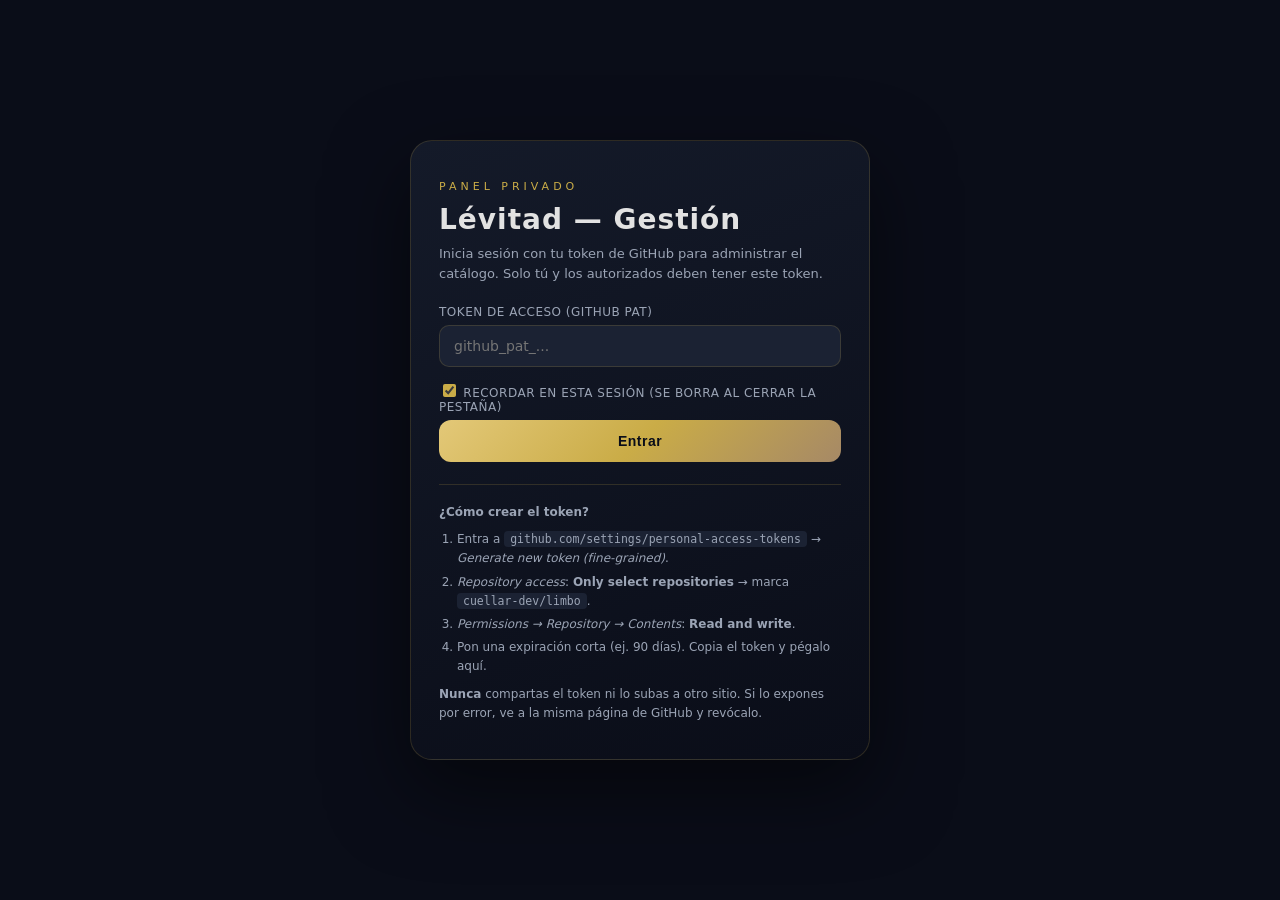
<file: panel-9f3a.html>
<!DOCTYPE html>
<html lang="es">
<head>
<meta charset="UTF-8">
<meta name="viewport" content="width=device-width, initial-scale=1.0">
<meta name="robots" content="noindex,nofollow">
<!-- CSP estricta: solo conexiones a GitHub y Cloudinary (widget de subida), sin scripts inline ajenos, sin object/embed. -->
<meta http-equiv="Content-Security-Policy"
      content="default-src 'self'; script-src 'self' https://upload-widget.cloudinary.com https://widget.cloudinary.com; style-src 'self' 'unsafe-inline'; img-src 'self' data: blob: https:; connect-src 'self' https://api.github.com https://api.cloudinary.com; frame-src https://upload-widget.cloudinary.com; object-src 'none'; base-uri 'self'; form-action 'self'; frame-ancestors 'none';">
<title>Lévitad — Panel</title>
<style>
    :root {
        --fondo:        #0a0d18;
        --tarjeta:      #141a29;
        --tarjeta-2:    #1b2233;
        --borde:        rgba(202, 172, 71, 0.18);
        --borde-fuerte: rgba(202, 172, 71, 0.40);
        --acento:       #caac47;
        --acento-rgb:   202, 172, 71;
        --texto:        #E2E2E2;
        --tenue:        #9BA4B5;
        --rojo:         #e5484d;
        --verde:        #3ecf8e;
        --amarillo:     #e8b339;
    }
    body.is-light {
        --fondo:        #F7F8FA;
        --tarjeta:      #FFFFFF;
        --tarjeta-2:    #EEF2F8;
        --borde:        rgba(43, 47, 51, 0.13);
        --borde-fuerte: rgba(43, 47, 51, 0.30);
        --texto:        #2B2F33;
        --tenue:        #6B7280;
    }
    * { box-sizing: border-box; }
    html, body { margin: 0; padding: 0; background: var(--fondo); color: var(--texto); font-family: system-ui, -apple-system, Segoe UI, Roboto, Inter, sans-serif; font-size: 14px; }
    body { min-height: 100vh; }
    a { color: var(--acento); }

    /* ─── Login ─── */
    .login-wrap { min-height: 100vh; display: flex; align-items: center; justify-content: center; padding: 20px; }
    .login-card {
        max-width: 460px; width: 100%;
        background: linear-gradient(160deg, var(--tarjeta) 0%, var(--fondo) 100%);
        border: 1px solid var(--borde); border-radius: 22px;
        padding: 36px 28px; box-shadow: 0 30px 80px rgba(0,0,0,0.5);
    }
    .login-eyebrow { display: inline-block; font-size: 11px; letter-spacing: 4px; text-transform: uppercase; color: var(--acento); margin-bottom: 10px; }
    .login-card h1 { font-size: 28px; margin: 0 0 8px; letter-spacing: 1px; }
    .login-card p.lead { color: var(--tenue); margin: 0 0 22px; line-height: 1.5; font-size: 13px; }
    .login-card label { display: block; font-size: 12px; color: var(--tenue); margin-bottom: 6px; letter-spacing: 0.5px; text-transform: uppercase; }
    .login-card input[type="password"] {
        width: 100%; padding: 12px 14px; background: var(--tarjeta-2); color: var(--texto);
        border: 1px solid var(--borde); border-radius: 10px; font-size: 14px; font-family: inherit;
        margin-bottom: 14px; outline: none; transition: border-color .2s;
    }
    .login-card input[type="password"]:focus { border-color: var(--borde-fuerte); }
    .login-check { display: flex; align-items: center; gap: 8px; font-size: 12px; color: var(--tenue); margin-bottom: 18px; cursor: pointer; user-select: none; }
    .login-check input { accent-color: var(--acento); cursor: pointer; }
    .btn-primary {
        width: 100%; padding: 13px; border: none; border-radius: 12px; cursor: pointer;
        background: linear-gradient(135deg, #e3c878 0%, #caac47 50%, #a68966 100%);
        color: #0a0d18; font-weight: 700; letter-spacing: 0.5px; font-size: 14px;
        transition: transform .15s, box-shadow .2s;
    }
    .btn-primary:hover:not(:disabled) { transform: translateY(-1px); box-shadow: 0 8px 24px rgba(var(--acento-rgb), .35); }
    .btn-primary:disabled { opacity: .5; cursor: not-allowed; }
    .login-help { margin-top: 22px; padding-top: 18px; border-top: 1px solid var(--borde); font-size: 12px; color: var(--tenue); line-height: 1.6; }
    .login-help ol { padding-left: 18px; margin: 8px 0; }
    .login-help li { margin: 4px 0; }
    .login-help code { background: var(--tarjeta-2); padding: 1px 6px; border-radius: 4px; font-size: 11.5px; }

    /* ─── App ─── */
    .app { display: none; min-height: 100vh; }
    .app.is-active { display: block; }
    .top-bar {
        position: sticky; top: 0; z-index: 50;
        background: rgba(10, 13, 24, 0.92); backdrop-filter: blur(10px);
        border-bottom: 1px solid var(--borde);
        padding: 12px 20px; display: flex; align-items: center; gap: 14px;
    }
    body.is-light .top-bar { background: rgba(247, 248, 250, 0.92); }
    .top-bar h1 { font-size: 18px; margin: 0; letter-spacing: 1px; flex: 1; }
    .top-bar .estado { font-size: 12px; color: var(--tenue); }
    .top-bar .estado.has-cambios { color: var(--amarillo); }
    .btn-icon { background: transparent; border: 1px solid var(--borde); color: var(--tenue); width: 34px; height: 34px; border-radius: 50%; cursor: pointer; display: inline-flex; align-items: center; justify-content: center; transition: color .2s, border-color .2s; }
    .btn-icon:hover { color: var(--acento); border-color: var(--borde-fuerte); }
    .btn-guardar {
        padding: 9px 16px; border: none; border-radius: 10px; cursor: pointer;
        background: linear-gradient(135deg, #e3c878 0%, #caac47 50%, #a68966 100%);
        color: #0a0d18; font-weight: 700; font-size: 13px; letter-spacing: 0.3px;
        transition: opacity .2s, transform .15s;
    }
    .btn-guardar:disabled { opacity: .4; cursor: not-allowed; }
    .btn-guardar.has-cambios { animation: pulse 1.6s ease-in-out infinite; }
    @keyframes pulse { 0%,100% { box-shadow: 0 0 0 0 rgba(var(--acento-rgb), 0); } 50% { box-shadow: 0 0 0 8px rgba(var(--acento-rgb), 0); transform: translateY(-1px); } }

    .tabs { display: flex; gap: 4px; padding: 18px 20px 0; max-width: 980px; margin: 0 auto; }
    .tab { padding: 10px 18px; border-radius: 10px 10px 0 0; cursor: pointer; background: transparent; border: 1px solid transparent; color: var(--tenue); font-size: 13px; font-weight: 600; letter-spacing: 0.3px; }
    .tab.is-active { background: var(--tarjeta); color: var(--texto); border-color: var(--borde); border-bottom-color: transparent; }

    .panel { max-width: 980px; margin: 0 auto; padding: 18px 20px 60px; }

    .toolbar { display: flex; flex-wrap: wrap; gap: 10px; align-items: center; margin-bottom: 18px; }
    .toolbar input[type="text"] { flex: 1; min-width: 180px; padding: 9px 14px; background: var(--tarjeta); border: 1px solid var(--borde); border-radius: 10px; color: var(--texto); font-size: 13px; outline: none; }
    .toolbar input[type="text"]:focus { border-color: var(--borde-fuerte); }
    .filtros { display: inline-flex; background: var(--tarjeta); border: 1px solid var(--borde); border-radius: 10px; padding: 3px; }
    .filtros button { background: transparent; border: none; color: var(--tenue); padding: 6px 12px; border-radius: 7px; cursor: pointer; font-size: 12px; font-weight: 600; }
    .filtros button.is-active { background: var(--tarjeta-2); color: var(--acento); }
    .btn-nuevo { background: var(--tarjeta); border: 1px solid var(--borde-fuerte); color: var(--acento); padding: 9px 16px; border-radius: 10px; cursor: pointer; font-size: 13px; font-weight: 600; }
    .btn-nuevo:hover { background: rgba(var(--acento-rgb), 0.08); }

    .lista { display: flex; flex-direction: column; gap: 8px; }
    .item {
        display: flex; align-items: center; gap: 14px;
        padding: 12px 14px; background: var(--tarjeta);
        border: 1px solid var(--borde); border-radius: 12px;
        transition: border-color .2s, background .2s;
    }
    .item:hover { border-color: var(--borde-fuerte); }
    .item-thumb { width: 44px; height: 44px; border-radius: 8px; background: var(--tarjeta-2); object-fit: cover; flex-shrink: 0; }
    .item-info { flex: 1; min-width: 0; }
    .item-nombre { font-weight: 600; font-size: 14px; white-space: nowrap; overflow: hidden; text-overflow: ellipsis; }
    .item-meta { font-size: 12px; color: var(--tenue); display: flex; gap: 10px; margin-top: 3px; }
    .badge { display: inline-block; padding: 2px 8px; border-radius: 999px; font-size: 10.5px; font-weight: 600; letter-spacing: 0.4px; text-transform: uppercase; }
    .badge--stack { background: rgba(var(--acento-rgb), 0.12); color: var(--acento); border: 1px solid rgba(var(--acento-rgb), 0.30); }
    .badge--encargue { background: rgba(93, 114, 233, 0.12); color: #7b8dff; border: 1px solid rgba(93, 114, 233, 0.30); }
    .item-acciones { display: flex; gap: 6px; flex-shrink: 0; }
    .item-acciones button { background: transparent; border: 1px solid var(--borde); color: var(--tenue); width: 32px; height: 32px; border-radius: 8px; cursor: pointer; font-size: 14px; }
    .item-acciones button:hover { color: var(--acento); border-color: var(--borde-fuerte); }
    .item-acciones .btn-del:hover { color: var(--rojo); border-color: var(--rojo); }

    .vacio { text-align: center; color: var(--tenue); padding: 60px 20px; font-size: 13px; }

    /* ─── Modal de edición ─── */
    .modal { position: fixed; inset: 0; background: rgba(0,0,0,0.7); z-index: 100; display: none; align-items: center; justify-content: center; padding: 20px; opacity: 0; transition: opacity .25s; }
    .modal.is-active { display: flex; opacity: 1; }
    .modal-card { width: 100%; max-width: 540px; max-height: 90vh; overflow-y: auto; background: var(--tarjeta); border: 1px solid var(--borde-fuerte); border-radius: 16px; padding: 26px 24px; transform: translateY(20px) scale(.97); transition: transform .3s cubic-bezier(.22,1,.36,1); }
    .modal.is-active .modal-card { transform: translateY(0) scale(1); }
    .modal h2 { margin: 0 0 18px; font-size: 18px; letter-spacing: 0.5px; }
    .campo { margin-bottom: 14px; }
    .campo label { display: block; font-size: 11px; color: var(--tenue); margin-bottom: 5px; letter-spacing: 0.6px; text-transform: uppercase; font-weight: 600; }
    .campo input[type="text"], .campo input[type="number"], .campo select, .campo textarea {
        width: 100%; padding: 10px 12px; background: var(--tarjeta-2); color: var(--texto);
        border: 1px solid var(--borde); border-radius: 9px; font-size: 14px; font-family: inherit;
        outline: none; transition: border-color .2s;
    }
    .campo input:focus, .campo select:focus, .campo textarea:focus { border-color: var(--borde-fuerte); }
    .campo textarea { resize: vertical; min-height: 80px; font-family: ui-monospace, Menlo, Consolas, monospace; font-size: 12.5px; }
    .campo .ayuda { font-size: 11.5px; color: var(--tenue); margin-top: 4px; line-height: 1.4; }
    .modo-radios { display: flex; gap: 8px; }
    .modo-radios label { flex: 1; display: flex; align-items: center; justify-content: center; gap: 6px; padding: 8px; background: var(--tarjeta-2); border: 1px solid var(--borde); border-radius: 9px; cursor: pointer; font-size: 13px; text-transform: none; letter-spacing: 0; color: var(--texto); }
    .modo-radios input[type="radio"] { accent-color: var(--acento); }
    .modo-radios label:has(input:checked) { border-color: var(--borde-fuerte); background: rgba(var(--acento-rgb), 0.08); }

    .detalles-list { display: flex; flex-direction: column; gap: 6px; }
    .detalle-row { display: flex; gap: 6px; }
    .detalle-row input { flex: 1; padding: 8px 10px; background: var(--tarjeta-2); color: var(--texto); border: 1px solid var(--borde); border-radius: 8px; font-size: 13px; outline: none; }
    .detalle-row button { background: transparent; border: 1px solid var(--borde); color: var(--tenue); width: 32px; border-radius: 8px; cursor: pointer; }
    .detalle-row button:hover { color: var(--rojo); border-color: var(--rojo); }
    .btn-detalle-add { margin-top: 6px; background: transparent; border: 1px dashed var(--borde); color: var(--tenue); padding: 7px 10px; border-radius: 8px; cursor: pointer; font-size: 12px; width: 100%; }
    .btn-detalle-add:hover { color: var(--acento); border-color: var(--borde-fuerte); }

    /* Tags chips: muestra las etiquetas ya usadas en otros productos para
       que el dueño reutilice las que existen con un solo click. */
    .tags-chips-label { font-size: 11.5px; color: var(--tenue); margin: 10px 0 4px; }
    .tags-chips-vacio { font-size: 11.5px; color: var(--tenue); font-style: italic; margin: 8px 0 0; }
    .tags-chips { display: flex; flex-wrap: wrap; gap: 6px; margin-top: 6px; }
    .tag-chip { background: var(--tarjeta-2); border: 1px solid var(--borde); color: var(--texto); padding: 5px 11px; border-radius: 999px; font-size: 12px; cursor: pointer; font-family: inherit; transition: border-color .18s, background .18s, color .18s, transform .12s; }
    .tag-chip:hover { border-color: var(--borde-fuerte); color: var(--acento); transform: translateY(-1px); }
    .tag-chip.is-active { background: rgba(var(--acento-rgb), 0.16); border-color: var(--acento); color: var(--acento); }
    .tag-chip.is-active::before { content: '✓ '; font-weight: 700; }

    .modal-acciones { display: flex; gap: 10px; margin-top: 22px; padding-top: 18px; border-top: 1px solid var(--borde); }
    .btn-secundario { flex: 1; background: var(--tarjeta-2); border: 1px solid var(--borde); color: var(--texto); padding: 11px; border-radius: 10px; cursor: pointer; font-weight: 600; font-size: 13px; }
    .btn-secundario:hover { border-color: var(--borde-fuerte); }
    .btn-confirmar { flex: 1; background: linear-gradient(135deg, #e3c878 0%, #caac47 50%, #a68966 100%); color: #0a0d18; border: none; padding: 11px; border-radius: 10px; cursor: pointer; font-weight: 700; font-size: 13px; }
    .btn-confirmar.is-danger { background: var(--rojo); color: white; }

    /* ─── Avisos ─── */
    .aviso-cont { position: fixed; top: 20px; right: 20px; z-index: 200; display: flex; flex-direction: column; gap: 10px; max-width: 320px; pointer-events: none; }
    .aviso { pointer-events: auto; padding: 12px 14px; background: var(--tarjeta); border: 1px solid var(--borde); border-left: 4px solid var(--tenue); border-radius: 10px; box-shadow: 0 10px 30px rgba(0,0,0,0.4); transform: translateX(120%); opacity: 0; transition: transform .35s cubic-bezier(.22,1,.36,1), opacity .35s; font-size: 13px; }
    .aviso.is-visible { transform: translateX(0); opacity: 1; }
    .aviso--exito { border-left-color: var(--verde); }
    .aviso--error { border-left-color: var(--rojo); }
    .aviso--info  { border-left-color: var(--acento); }
    .aviso b { display: block; margin-bottom: 3px; font-size: 13.5px; }
    .aviso span { display: block; color: var(--tenue); font-size: 12px; line-height: 1.4; }

    /* Spinner */
    .spinner { display: inline-block; width: 14px; height: 14px; border: 2px solid var(--borde); border-top-color: var(--acento); border-radius: 50%; animation: spin .8s linear infinite; vertical-align: middle; margin-left: 8px; }
    @keyframes spin { to { transform: rotate(360deg); } }
</style>
</head>
<body>

<!-- ─── PANTALLA DE LOGIN ─── -->
<div id="login-wrap" class="login-wrap">
    <div class="login-card">
        <span class="login-eyebrow">Panel privado</span>
        <h1>Lévitad — Gestión</h1>
        <p class="lead">Inicia sesión con tu token de GitHub para administrar el catálogo. Solo tú y los autorizados deben tener este token.</p>

        <form id="login-form" autocomplete="off">
            <label for="token">Token de acceso (GitHub PAT)</label>
            <input id="token" type="password" autocomplete="off" spellcheck="false" placeholder="github_pat_..." required>
            <label class="login-check"><input id="recordar" type="checkbox" checked> Recordar en esta sesión (se borra al cerrar la pestaña)</label>
            <button type="submit" id="login-btn" class="btn-primary">Entrar</button>
        </form>

        <div class="login-help">
            <strong>¿Cómo crear el token?</strong>
            <ol>
                <li>Entra a <code>github.com/settings/personal-access-tokens</code> → <em>Generate new token (fine-grained)</em>.</li>
                <li><em>Repository access</em>: <strong>Only select repositories</strong> → marca <code>cuellar-dev/limbo</code>.</li>
                <li><em>Permissions → Repository → Contents</em>: <strong>Read and write</strong>.</li>
                <li>Pon una expiración corta (ej. 90 días). Copia el token y pégalo aquí.</li>
            </ol>
            <strong>Nunca</strong> compartas el token ni lo subas a otro sitio. Si lo expones por error, ve a la misma página de GitHub y revócalo.
        </div>
    </div>
</div>

<!-- ─── PANEL PRINCIPAL ─── -->
<div id="app" class="app">
    <div class="top-bar">
        <h1>Lévitad — Panel</h1>
        <span id="estado-cambios" class="estado">Al día</span>
        <button id="btn-tema" class="btn-icon" type="button" title="Cambiar tema" aria-label="Cambiar tema">◐</button>
        <button id="btn-guardar" class="btn-guardar" type="button" disabled>Guardar en GitHub</button>
        <button id="btn-salir" class="btn-icon" type="button" title="Salir" aria-label="Salir">⏻</button>
    </div>

    <div class="tabs">
        <button class="tab is-active" data-tab="productos" type="button">Productos</button>
        <button class="tab" data-tab="outfits" type="button">Outfits</button>
    </div>

    <!-- Tab Productos -->
    <section id="tab-productos" class="panel">
        <div class="toolbar">
            <input id="buscar-prod" type="text" placeholder="Buscar producto...">
            <div class="filtros" role="tablist">
                <button data-modo="todos" class="is-active" type="button">Todos</button>
                <button data-modo="stack" type="button">Stack</button>
                <button data-modo="encargue" type="button">Encargue</button>
            </div>
            <button id="btn-nuevo-prod" class="btn-nuevo" type="button">+ Nuevo producto</button>
        </div>
        <div id="lista-prod" class="lista"></div>
    </section>

    <!-- Tab Outfits -->
    <section id="tab-outfits" class="panel" hidden>
        <div class="toolbar">
            <input id="buscar-out" type="text" placeholder="Buscar outfit...">
            <button id="btn-nuevo-out" class="btn-nuevo" type="button">+ Nuevo outfit</button>
        </div>
        <div id="lista-out" class="lista"></div>
    </section>
</div>

<!-- ─── Modal editor (común productos/outfits) ─── -->
<div id="modal" class="modal" role="dialog" aria-modal="true" aria-labelledby="modal-titulo">
    <div class="modal-card" id="modal-card"></div>
</div>

<!-- ─── Contenedor de avisos ─── -->
<div class="aviso-cont" id="aviso-cont" aria-live="polite"></div>

<script src="https://upload-widget.cloudinary.com/global/all.js"></script>
<script defer src="js/admin.js?v=7"></script>
</body>
</html>
</file>
